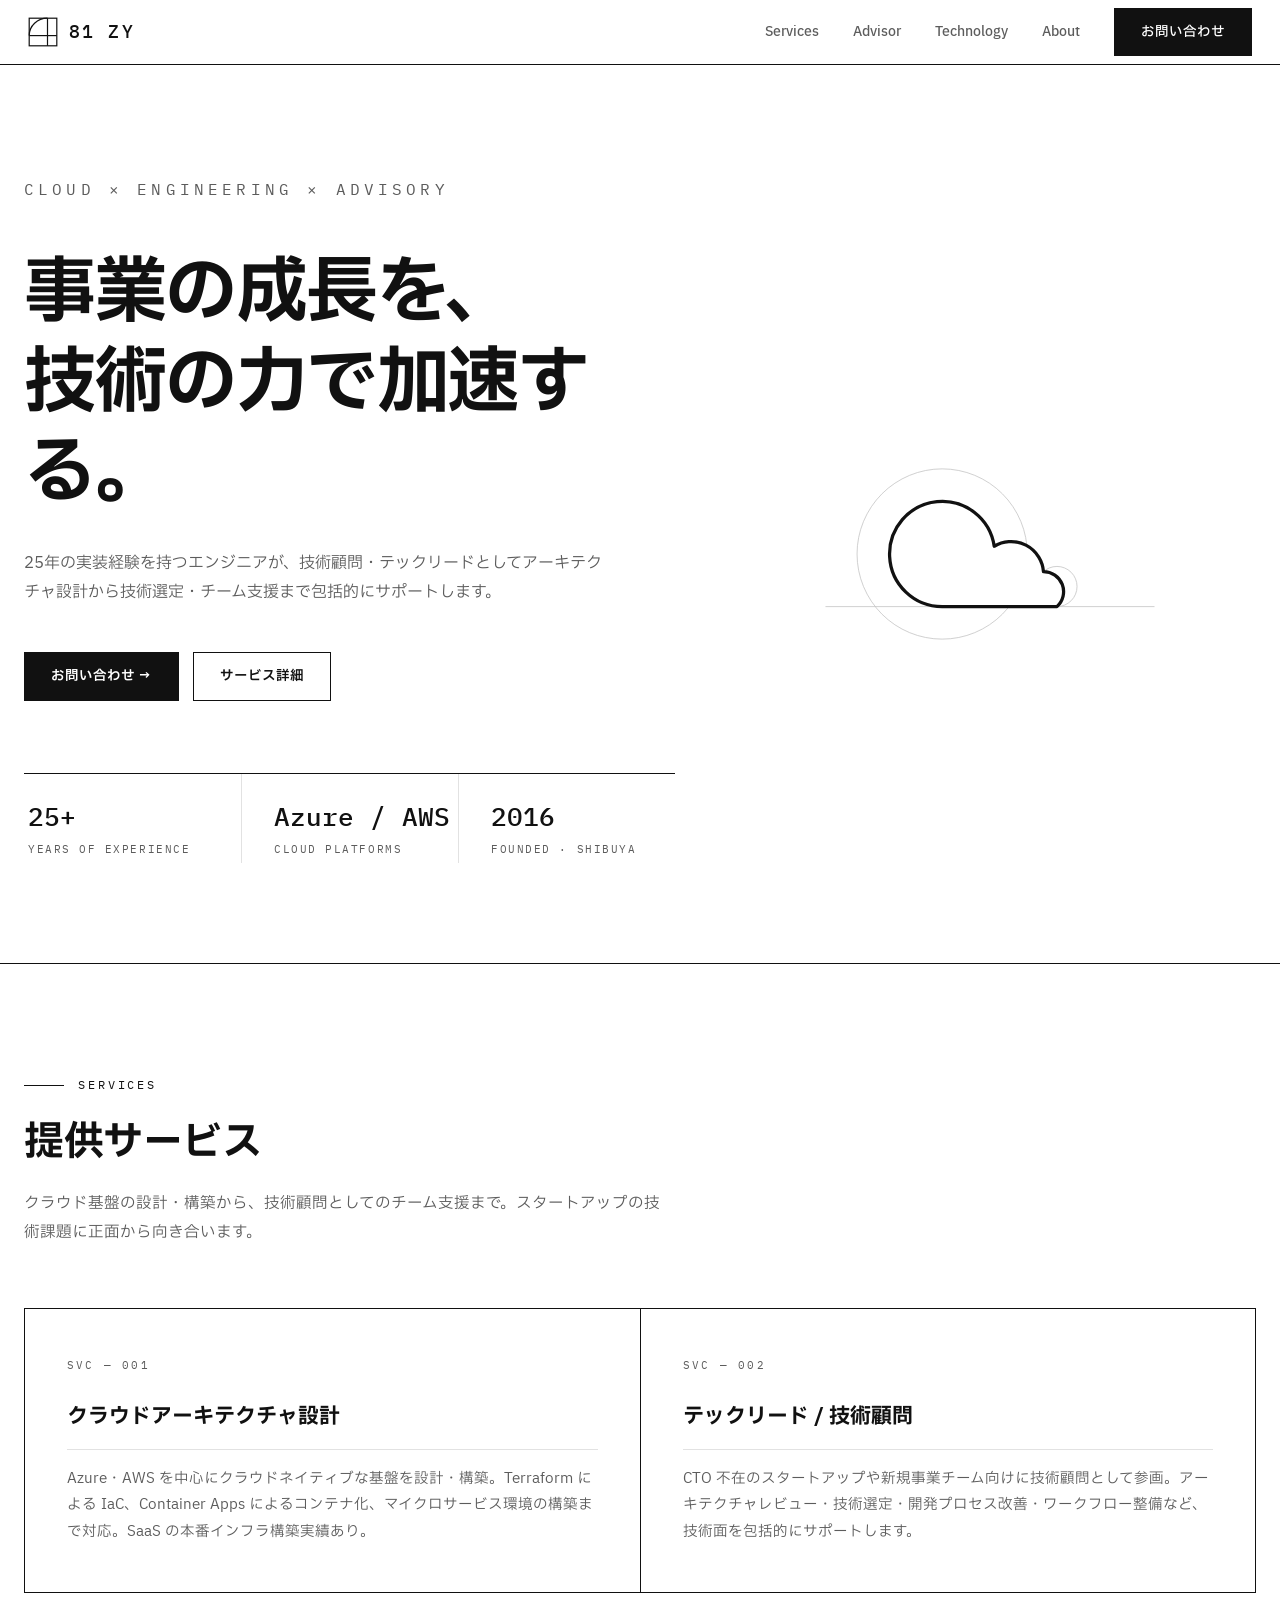
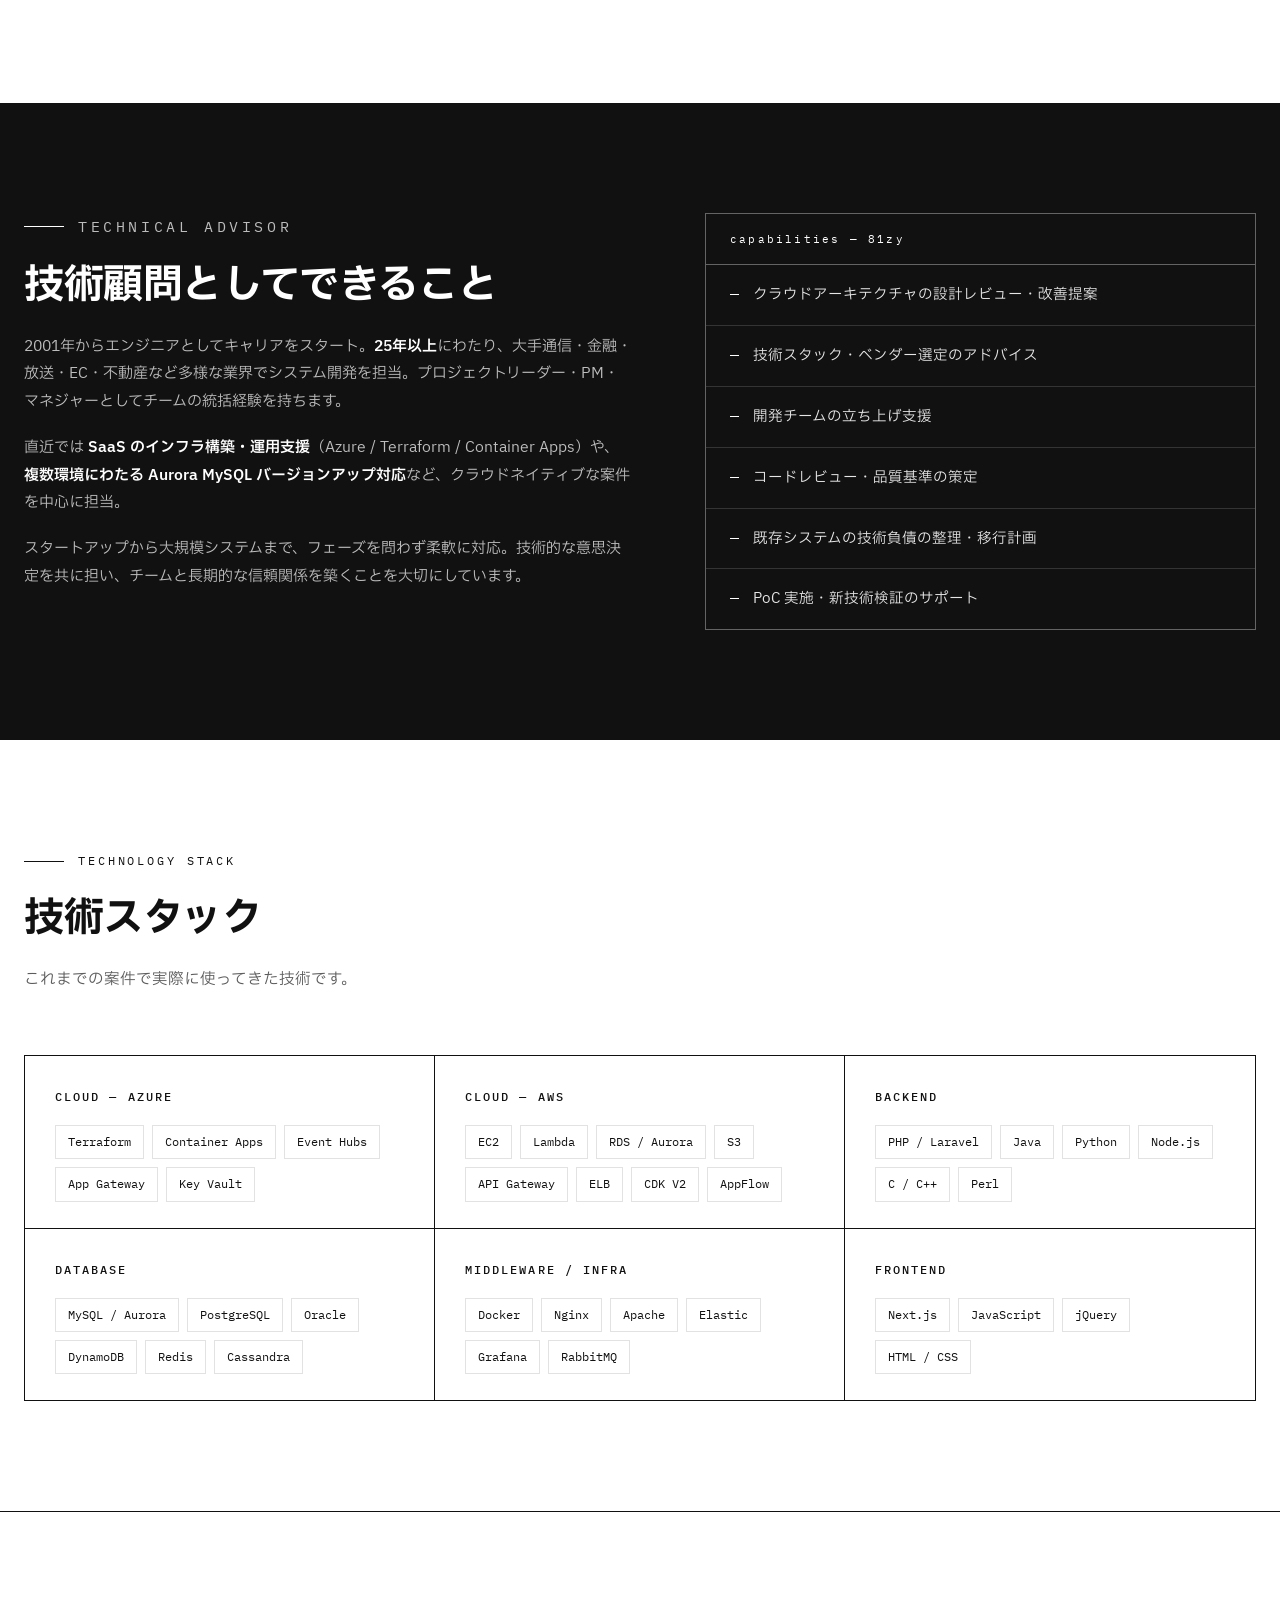
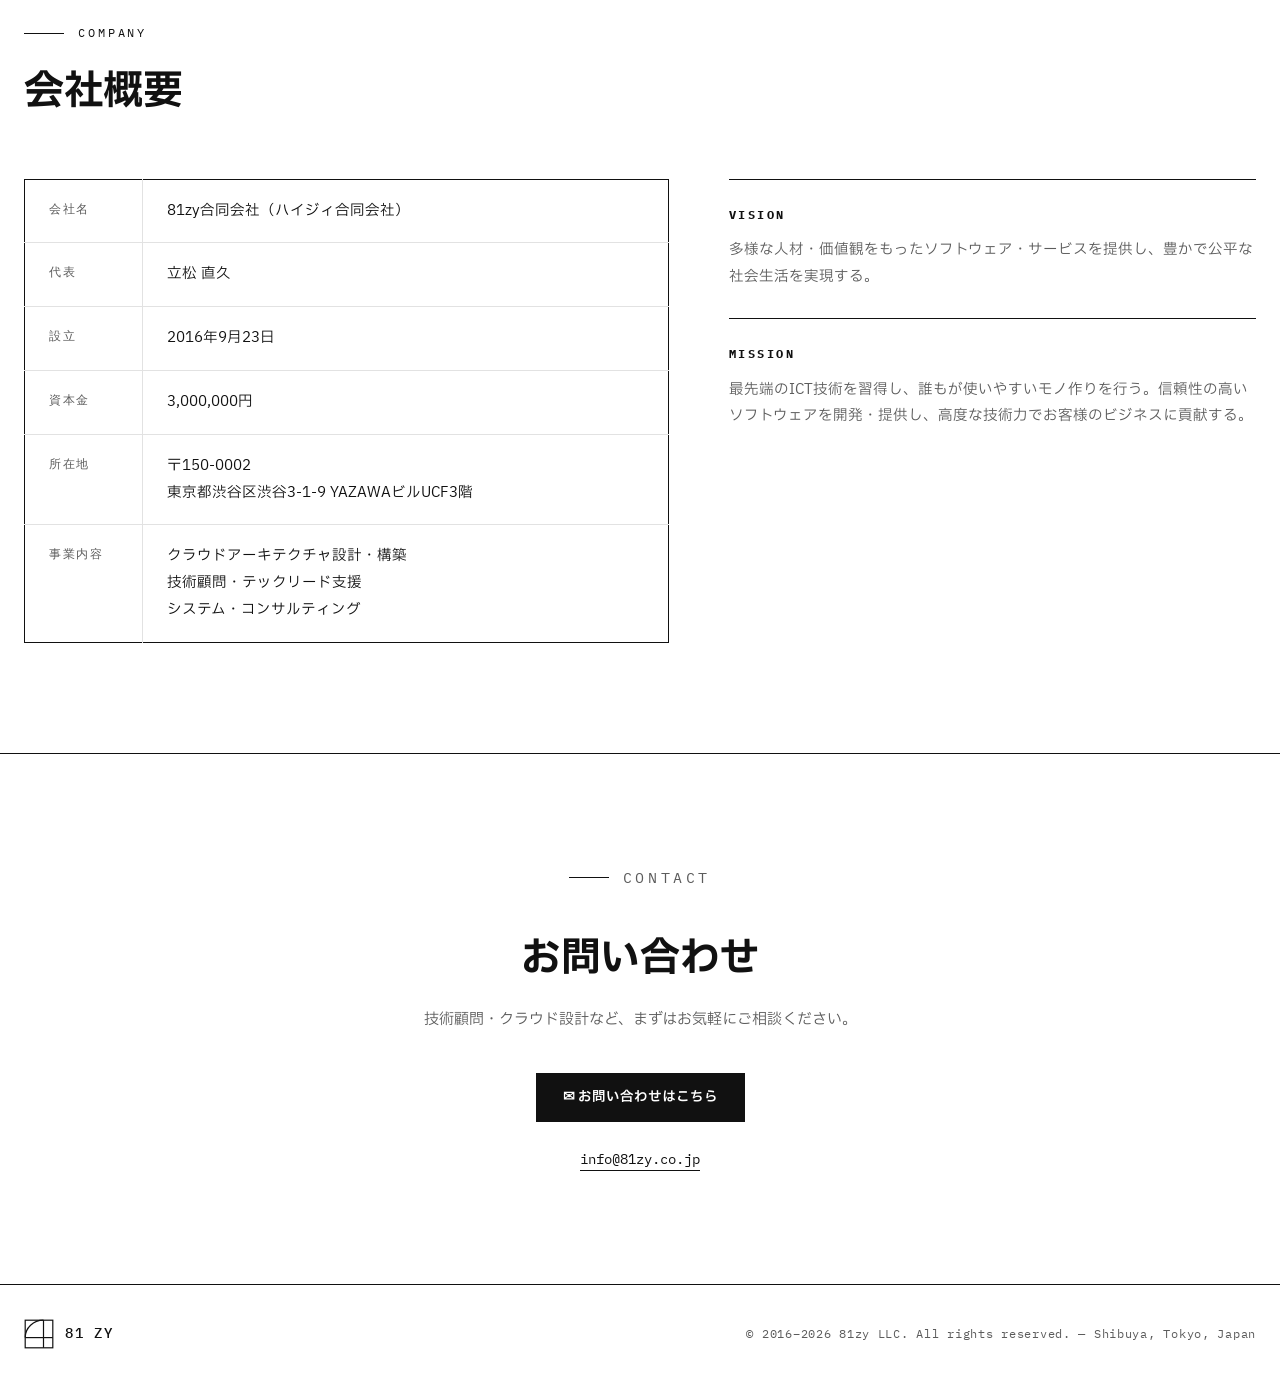
<file: index.html>
<!DOCTYPE html>
<html lang="ja">
<head>
<meta charset="UTF-8">
<meta name="viewport" content="width=device-width, initial-scale=1.0">
<title>81zy LLC. | ハイジィ合同会社</title>
<link rel="icon" type="image/svg+xml" href="favicon.svg">
<link rel="preconnect" href="https://fonts.googleapis.com">
<link rel="preconnect" href="https://fonts.gstatic.com" crossorigin>
<link href="https://fonts.googleapis.com/css2?family=IBM+Plex+Sans+JP:wght@400;500;600;700&family=IBM+Plex+Mono:wght@400;500&display=swap" rel="stylesheet">
<style>
:root{
  --bg:#FFFFFF;
  --ink:#111111;
  --gray:#5C5C5C;
  --line:#E2E2E2;
  --line-dark:#111111;
  --mono:'IBM Plex Mono',ui-monospace,monospace;
  --sans:'IBM Plex Sans JP','Hiragino Kaku Gothic ProN',sans-serif;
  --maxw:1280px;
}
*{margin:0;padding:0;box-sizing:border-box}
body{
  font-family:var(--sans);
  color:var(--ink);
  background:var(--bg);
  line-height:1.85;
  -webkit-font-smoothing:antialiased;
}
::selection{background:var(--ink);color:#fff}
a{color:inherit;text-decoration:none}

/* ---------- header ---------- */
header{
  position:sticky;top:0;z-index:50;
  background:#fff;
  border-bottom:1px solid var(--line-dark);
}
.nav{
  max-width:none;margin:0;padding:0 28px;
  height:64px;display:flex;align-items:center;justify-content:space-between;
}
.logo{
  font-family:var(--mono);font-weight:500;font-size:18px;letter-spacing:.12em;
  display:inline-flex;align-items:center;gap:11px;
}
.logo svg{width:30px;height:30px;display:block}
.logo svg *{stroke:var(--ink);stroke-width:4;fill:none}
.nav-links{display:flex;gap:34px;align-items:center}
.nav-links a{font-size:13.5px;font-weight:500;color:var(--gray)}
.nav-links a:hover{color:var(--ink);text-decoration:underline;text-underline-offset:5px}
.nav-links a.btn{color:#fff}
.nav-links a.btn:hover{color:var(--ink);background:#fff;text-decoration:none}
.btn{
  display:inline-block;
  background:var(--ink);color:#fff;
  font-size:13.5px;font-weight:600;
  padding:11px 26px;border:1px solid var(--ink);
}
.btn:hover{background:#fff;color:var(--ink)}
.btn.ghost{background:#fff;color:var(--ink)}
.btn.ghost:hover{background:var(--ink);color:#fff}
.menu-btn{display:none;background:none;border:1px solid var(--ink);width:42px;height:42px;font-size:18px;cursor:pointer;color:var(--ink)}

/* ---------- shared ---------- */
section{padding:110px 24px}
.wrap{max-width:var(--maxw);margin:0 auto}
.eyebrow{
  font-family:var(--mono);font-size:12px;letter-spacing:.24em;
  color:var(--ink);text-transform:uppercase;
  display:flex;align-items:center;gap:14px;margin-bottom:20px;
}
.eyebrow::before{content:"";width:40px;height:1px;background:var(--ink)}
h2{font-size:clamp(28px,4vw,40px);font-weight:700;letter-spacing:-.01em;line-height:1.35;margin-bottom:20px}
.lead{color:var(--gray);max-width:640px;font-size:15.5px}
.hr{border:none;border-top:1px solid var(--line-dark);max-width:var(--maxw);margin:0 auto}

/* ---------- hero ---------- */
.hero{padding:110px 24px 100px;border-bottom:1px solid var(--line-dark)}
.hero .wrap{display:grid;grid-template-columns:1.1fr .9fr;gap:48px;align-items:center}
.hero-doodle{display:flex;justify-content:center}
.hero-doodle svg{width:100%;max-width:440px;height:auto;color:var(--ink)}
.hero-kicker{
  font-family:var(--mono);font-size:12.5px;letter-spacing:.26em;
  margin-bottom:30px;color:var(--gray);
}
h1{
  font-size:clamp(38px,6.2vw,72px);
  font-weight:700;line-height:1.25;letter-spacing:-.02em;
  margin-bottom:30px;max-width:860px;
}
.hero p{color:var(--gray);font-size:16px;max-width:580px;margin-bottom:44px}
.hero-cta{display:flex;gap:14px;flex-wrap:wrap;margin-bottom:72px}
.hero-stats{
  display:grid;grid-template-columns:1fr 1fr 1fr;
  border-top:1px solid var(--line-dark);
}
.stat{padding:26px 4px 0}
.stat+.stat{padding-left:32px;border-left:1px solid var(--line)}
.stat b{display:block;font-family:var(--mono);font-size:26px;font-weight:500;line-height:1.3}
.stat span{font-family:var(--mono);font-size:11px;letter-spacing:.14em;color:var(--gray);text-transform:uppercase}

/* ---------- services ---------- */
.svc-grid{display:grid;grid-template-columns:1fr 1fr;margin-top:60px;border:1px solid var(--line-dark)}
.card{padding:46px 42px}
.card+.card{border-left:1px solid var(--line-dark)}
.card .tag{font-family:var(--mono);font-size:11px;letter-spacing:.2em;color:var(--gray);display:block;margin-bottom:26px}
.card h3{font-size:21px;font-weight:700;margin-bottom:16px;line-height:1.5;padding-bottom:16px;border-bottom:1px solid var(--line)}
.card p{color:var(--gray);font-size:14.5px}

/* ---------- advisor ---------- */
.advisor{background:var(--ink);color:#fff}
.advisor .eyebrow{color:#fff}
.advisor .eyebrow::before{background:#fff}
.advisor .grid2{display:grid;grid-template-columns:1.05fr .95fr;gap:72px;align-items:start}
.advisor .body p{color:#BDBDBD;font-size:15px;margin-bottom:18px}
.advisor .body strong{color:#fff;font-weight:600}
.cap-box{border:1px solid rgba(255,255,255,.35)}
.cap-head{
  font-family:var(--mono);font-size:11px;letter-spacing:.2em;color:#fff;
  padding:15px 24px;border-bottom:1px solid rgba(255,255,255,.35);
}
.cap-box ul{list-style:none}
.cap-box li{
  display:flex;gap:14px;align-items:baseline;
  padding:16px 24px;font-size:14.5px;color:#E6E6E6;
  border-bottom:1px solid rgba(255,255,255,.15);
}
.cap-box li:last-child{border-bottom:none}
.cap-box li::before{content:"—";font-family:var(--mono);color:#fff;flex-shrink:0}

/* ---------- tech ---------- */
.stack{display:grid;grid-template-columns:repeat(3,1fr);margin-top:60px;border:1px solid var(--line-dark)}
.stack-group{padding:30px 30px 26px;border-right:1px solid var(--line-dark);border-bottom:1px solid var(--line-dark)}
.stack-group:nth-child(3n){border-right:none}
.stack-group:nth-child(n+4){border-bottom:none}
.stack-group h4{
  font-family:var(--mono);font-size:11.5px;font-weight:500;letter-spacing:.18em;
  text-transform:uppercase;margin-bottom:18px;
}
.chips{display:flex;flex-wrap:wrap;gap:8px}
.chip{
  font-family:var(--mono);font-size:12px;
  border:1px solid var(--line);
  padding:5px 12px;color:var(--ink);
}
.chip:hover{border-color:var(--ink)}

/* ---------- company ---------- */
.about-grid{display:grid;grid-template-columns:1.1fr .9fr;gap:60px;margin-top:60px;align-items:start}
table{width:100%;border-collapse:collapse;border:1px solid var(--line-dark);font-size:14.5px}
th,td{padding:18px 24px;border-bottom:1px solid var(--line);text-align:left;vertical-align:top}
tr:last-child th,tr:last-child td{border-bottom:none}
th{font-family:var(--mono);font-weight:500;font-size:12px;letter-spacing:.14em;color:var(--gray);width:118px;border-right:1px solid var(--line)}
.vm{display:grid;gap:28px}
.vm-card{border-top:1px solid var(--line-dark);padding-top:24px}
.vm-card h4{font-family:var(--mono);font-size:11.5px;letter-spacing:.22em;text-transform:uppercase;margin-bottom:12px}
.vm-card p{font-size:14.5px;color:var(--gray)}

/* ---------- contact ---------- */
.contact{border-top:1px solid var(--line-dark);text-align:center}
.contact .eyebrow{justify-content:center}
.contact p{color:var(--gray);max-width:520px;margin:0 auto 40px;font-size:15px}
.contact-mail{margin:24px auto 0 !important}
.contact-mail a{font-family:var(--mono);font-size:14px;color:var(--ink);border-bottom:1px solid var(--ink);padding-bottom:2px}
.contact-mail a:hover{color:var(--gray);border-color:var(--gray)}

/* ---------- footer ---------- */
footer{border-top:1px solid var(--line-dark);padding:34px 24px}
.foot{
  max-width:var(--maxw);margin:0 auto;
  display:flex;justify-content:space-between;align-items:center;gap:16px;flex-wrap:wrap;
  font-family:var(--mono);font-size:12px;color:var(--gray);letter-spacing:.06em;
}
.foot .logo{color:var(--ink);font-size:14px}

/* ---------- responsive ---------- */
@media (max-width:960px){
  .hero .wrap{grid-template-columns:1fr}
  .hero-doodle{order:-1}
  .hero-doodle svg{max-width:320px}
  .advisor .grid2,.about-grid{grid-template-columns:1fr}
  .svc-grid{grid-template-columns:1fr}
  .card+.card{border-left:none;border-top:1px solid var(--line-dark)}
  .stack{grid-template-columns:1fr 1fr}
  .stack-group{border-right:none !important;border-bottom:1px solid var(--line-dark) !important}
  .stack-group:last-child{border-bottom:none !important}
  section{padding:80px 20px}
}
@media (max-width:640px){
  .nav-links{
    display:none;position:absolute;top:64px;left:0;right:0;
    background:#fff;border-bottom:1px solid var(--line-dark);
    flex-direction:column;padding:22px;gap:18px;
  }
  .nav-links.open{display:flex}
  .menu-btn{display:block}
  .stack{grid-template-columns:1fr}
  .hero-stats{grid-template-columns:1fr}
  .stat{padding:18px 0 14px;border-left:none !important;border-bottom:1px solid var(--line)}
  .stat:last-child{border-bottom:none}
}
a:focus-visible,button:focus-visible{outline:2px solid var(--ink);outline-offset:3px}
</style>
</head>
<body>

<header>
  <nav class="nav" aria-label="メイン">
    <a class="logo" href="#top" aria-label="81 ZY">
      <svg viewBox="0 0 100 100" aria-hidden="true">
        <rect x="4" y="4" width="92" height="92"/>
        <line x1="65" y1="4" x2="65" y2="96"/>
        <line x1="4" y1="62" x2="96" y2="62"/>
        <path d="M 4 62 A 61 58 0 0 1 65 4"/>
      </svg>
      <span>81 ZY</span>
    </a>
    <div class="nav-links" id="navLinks">
      <a href="#services">Services</a>
      <a href="#advisor">Advisor</a>
      <a href="#tech">Technology</a>
      <a href="#about">About</a>
      <a class="btn" href="#contact">お問い合わせ</a>
    </div>
    <button class="menu-btn" id="menuBtn" aria-label="メニュー">≡</button>
  </nav>
</header>

<!-- ================= HERO ================= -->
<section class="hero" id="top">
  <div class="wrap">
    <div>
      <p class="hero-kicker">CLOUD × ENGINEERING × ADVISORY</p>
      <h1>事業の成長を、<br>技術の力で加速する。</h1>
      <p>25年の実装経験を持つエンジニアが、技術顧問・テックリードとしてアーキテクチャ設計から技術選定・チーム支援まで包括的にサポートします。</p>
      <div class="hero-cta">
        <a class="btn" href="#contact">お問い合わせ →</a>
        <a class="btn ghost" href="#services">サービス詳細</a>
      </div>
      <div class="hero-stats">
        <div class="stat"><b>25+</b><span>Years of Experience</span></div>
        <div class="stat"><b>Azure / AWS</b><span>Cloud Platforms</span></div>
        <div class="stat"><b>2016</b><span>Founded · Shibuya</span></div>
      </div>
    </div>
    <div class="hero-doodle" aria-hidden="true">
      <svg viewBox="0 0 460 340" xmlns="http://www.w3.org/2000/svg">
        <!-- 作図ガイド(黄金比の円)— 分かる人だけが気づく程度に -->
        <g fill="none" stroke="currentColor" stroke-width="0.8" opacity="0.25">
          <circle cx="180" cy="207" r="55"/>
          <circle cx="252" cy="228" r="34"/>
          <circle cx="300" cy="241" r="21"/>
          <circle cx="180" cy="207" r="89"/>
          <line x1="58" y1="262" x2="402" y2="262"/>
        </g>
        <!-- クラウド本体(φ² : φ : 1) -->
        <path d="M 180 262 A 55 55 0 1 1 234.4 198.9 A 34 34 0 0 1 285.9 225.4 A 21 21 0 0 1 300 262 L 180 262 Z"
              fill="var(--bg)" stroke="currentColor" stroke-width="3.4" stroke-linejoin="round" stroke-linecap="round"/>
      </svg>
    </div>
  </div>
</section>

<!-- ================= SERVICES ================= -->
<section id="services">
  <div class="wrap">
    <p class="eyebrow">Services</p>
    <h2>提供サービス</h2>
    <p class="lead">クラウド基盤の設計・構築から、技術顧問としてのチーム支援まで。スタートアップの技術課題に正面から向き合います。</p>
    <div class="svc-grid">
      <article class="card">
        <span class="tag">SVC — 001</span>
        <h3>クラウドアーキテクチャ設計</h3>
        <p>Azure・AWS を中心にクラウドネイティブな基盤を設計・構築。Terraform による IaC、Container Apps によるコンテナ化、マイクロサービス環境の構築まで対応。SaaS の本番インフラ構築実績あり。</p>
      </article>
      <article class="card">
        <span class="tag">SVC — 002</span>
        <h3>テックリード / 技術顧問</h3>
        <p>CTO 不在のスタートアップや新規事業チーム向けに技術顧問として参画。アーキテクチャレビュー・技術選定・開発プロセス改善・ワークフロー整備など、技術面を包括的にサポートします。</p>
      </article>
    </div>
  </div>
</section>

<!-- ================= ADVISOR ================= -->
<section class="advisor" id="advisor">
  <div class="wrap">
    <div class="grid2">
      <div class="body">
        <p class="eyebrow">Technical Advisor</p>
        <h2>技術顧問としてできること</h2>
        <p>2001年からエンジニアとしてキャリアをスタート。<strong>25年以上</strong>にわたり、大手通信・金融・放送・EC・不動産など多様な業界でシステム開発を担当。プロジェクトリーダー・PM・マネジャーとしてチームの統括経験を持ちます。</p>
        <p>直近では <strong>SaaS のインフラ構築・運用支援</strong>（Azure / Terraform / Container Apps）や、<strong>複数環境にわたる Aurora MySQL バージョンアップ対応</strong>など、クラウドネイティブな案件を中心に担当。</p>
        <p>スタートアップから大規模システムまで、フェーズを問わず柔軟に対応。技術的な意思決定を共に担い、チームと長期的な信頼関係を築くことを大切にしています。</p>
      </div>
      <div class="cap-box">
        <div class="cap-head">capabilities — 81zy</div>
        <ul>
          <li>クラウドアーキテクチャの設計レビュー・改善提案</li>
          <li>技術スタック・ベンダー選定のアドバイス</li>
          <li>開発チームの立ち上げ支援</li>
          <li>コードレビュー・品質基準の策定</li>
          <li>既存システムの技術負債の整理・移行計画</li>
          <li>PoC 実施・新技術検証のサポート</li>
        </ul>
      </div>
    </div>
  </div>
</section>

<!-- ================= TECH ================= -->
<section id="tech">
  <div class="wrap">
    <p class="eyebrow">Technology Stack</p>
    <h2>技術スタック</h2>
    <p class="lead">これまでの案件で実際に使ってきた技術です。</p>
    <div class="stack">
      <div class="stack-group"><h4>Cloud — Azure</h4><div class="chips"><span class="chip">Terraform</span><span class="chip">Container Apps</span><span class="chip">Event Hubs</span><span class="chip">App Gateway</span><span class="chip">Key Vault</span></div></div>
      <div class="stack-group"><h4>Cloud — AWS</h4><div class="chips"><span class="chip">EC2</span><span class="chip">Lambda</span><span class="chip">RDS / Aurora</span><span class="chip">S3</span><span class="chip">API Gateway</span><span class="chip">ELB</span><span class="chip">CDK V2</span><span class="chip">AppFlow</span></div></div>
      <div class="stack-group"><h4>Backend</h4><div class="chips"><span class="chip">PHP / Laravel</span><span class="chip">Java</span><span class="chip">Python</span><span class="chip">Node.js</span><span class="chip">C / C++</span><span class="chip">Perl</span></div></div>
      <div class="stack-group"><h4>Database</h4><div class="chips"><span class="chip">MySQL / Aurora</span><span class="chip">PostgreSQL</span><span class="chip">Oracle</span><span class="chip">DynamoDB</span><span class="chip">Redis</span><span class="chip">Cassandra</span></div></div>
      <div class="stack-group"><h4>Middleware / Infra</h4><div class="chips"><span class="chip">Docker</span><span class="chip">Nginx</span><span class="chip">Apache</span><span class="chip">Elastic</span><span class="chip">Grafana</span><span class="chip">RabbitMQ</span></div></div>
      <div class="stack-group"><h4>Frontend</h4><div class="chips"><span class="chip">Next.js</span><span class="chip">JavaScript</span><span class="chip">jQuery</span><span class="chip">HTML / CSS</span></div></div>
    </div>
  </div>
</section>

<hr class="hr">

<!-- ================= ABOUT ================= -->
<section id="about">
  <div class="wrap">
    <p class="eyebrow">Company</p>
    <h2>会社概要</h2>
    <div class="about-grid">
      <table>
        <tr><th>会社名</th><td>81zy合同会社（ハイジィ合同会社）</td></tr>
        <tr><th>代表</th><td>立松 直久</td></tr>
        <tr><th>設立</th><td>2016年9月23日</td></tr>
        <tr><th>資本金</th><td>3,000,000円</td></tr>
        <tr><th>所在地</th><td>〒150-0002<br>東京都渋谷区渋谷3-1-9 YAZAWAビルUCF3階</td></tr>
        <tr><th>事業内容</th><td>クラウドアーキテクチャ設計・構築<br>技術顧問・テックリード支援<br>システム・コンサルティング</td></tr>
      </table>
      <div class="vm">
        <div class="vm-card">
          <h4>Vision</h4>
          <p>多様な人材・価値観をもったソフトウェア・サービスを提供し、豊かで公平な社会生活を実現する。</p>
        </div>
        <div class="vm-card">
          <h4>Mission</h4>
          <p>最先端のICT技術を習得し、誰もが使いやすいモノ作りを行う。信頼性の高いソフトウェアを開発・提供し、高度な技術力でお客様のビジネスに貢献する。</p>
        </div>
      </div>
    </div>
  </div>
</section>

<!-- ================= CONTACT ================= -->
<section class="contact" id="contact">
  <div class="wrap">
    <p class="eyebrow">Contact</p>
    <h2>お問い合わせ</h2>
    <p>技術顧問・クラウド設計など、まずはお気軽にご相談ください。</p>
    <a class="btn" id="contactBtn" href="#" rel="nofollow">✉ お問い合わせはこちら</a>
    <p class="contact-mail"><a id="contactMail" href="#" rel="nofollow"></a></p>
  </div>
</section>

<footer>
  <div class="foot">
    <span class="logo">
      <svg viewBox="0 0 100 100" aria-hidden="true">
        <rect x="4" y="4" width="92" height="92"/>
        <line x1="65" y1="4" x2="65" y2="96"/>
        <line x1="4" y1="62" x2="96" y2="62"/>
        <path d="M 4 62 A 61 58 0 0 1 65 4"/>
      </svg>
      <span>81 ZY</span>
    </span>
    <span>© 2016–2026 81zy LLC. All rights reserved. — Shibuya, Tokyo, Japan</span>
  </div>
</footer>

<script>
const btn=document.getElementById('menuBtn'),links=document.getElementById('navLinks');
btn.addEventListener('click',()=>links.classList.toggle('open'));
links.querySelectorAll('a').forEach(a=>a.addEventListener('click',()=>links.classList.remove('open')));
// mailto をソースに直接書かず、JSで組み立てる(収集ボット対策)
(function(){
  var u='info';             // ← メールアドレスの @ より前
  var d=['81zy','co','jp']; // ← ドメインをドットで分割
  var addr=u+'@'+d.join('.');
  var link='mai'+'lto:'+addr;
  var btn=document.getElementById('contactBtn');
  if(btn) btn.href=link;
  var ml=document.getElementById('contactMail');
  if(ml){ ml.href=link; ml.textContent=addr; }
})();
</script>
</body>
</html>
</file>
